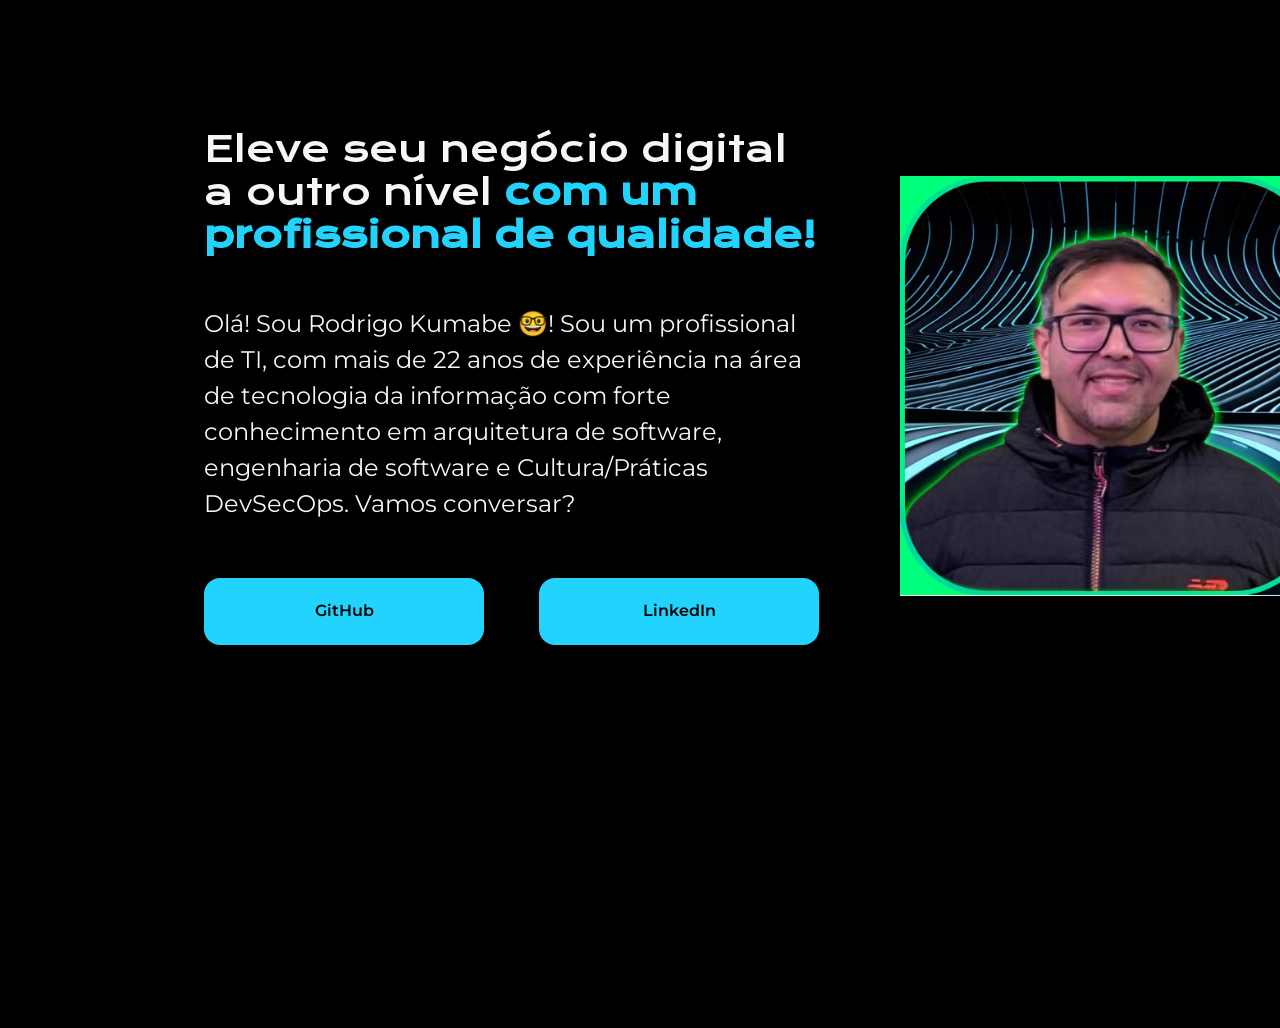
<file: index.html>
<!DOCTYPE html>
<html lang="pt-BR">

<head>
    <meta charset="UTF-8">
    <meta name="viewport" content="width=device-width, initial-scale=1.0">

    <title>Portfólio</title>
    <meta name="description"
        content="Profissional com mais de 22 anos de experiência em TI, arquitetura de software e cultura DevSecOps.">

    <!-- Open Graph para links em redes sociais e apps de mensagem -->
    <meta property="og:title" content="Rodrigo Kumabe | Engenharia de Software & DevSecOps">
    <meta property="og:description" content="Eleve seu negócio digital a outro nível com um profissional de qualidade.">
    <meta property="og:type" content="website">
    <meta property="og:url" content="https://www.kumabe.com.br">
    <meta property="og:image" content="./imgs/kumaber_2024.png">

    <link rel="icon" href="./imgs/favicon.ico" type="image/x-icon">

    <!-- Tipografia Inter -->
    <link rel="preconnect" href="https://fonts.googleapis.com">
    <link rel="preconnect" href="https://fonts.gstatic.com" crossorigin>
    <link href="https://fonts.googleapis.com/css2?family=Inter:wght@400;500;600;700;800&display=swap" rel="stylesheet">

    <link href="https://cdn.jsdelivr.net/npm/bootstrap@5.3.3/dist/css/bootstrap.min.css" rel="stylesheet"
        integrity="sha384-QWTKZyjpPEjISv5WaRU9OFeRpok6YctmYmDr5pNlyT2bRjXh0JMhjY6hW+ALEwIH" crossorigin="anonymous">
    <link rel="stylesheet" href="./css/main.css">
</head>

<body>
    <main class="container">
        <section class="container__content">
            <h1 class="container__content__title">
                Eleve seu negócio digital a outro nível
                <strong class="titulo-destaque">com um profissional de qualidade!</strong>
            </h1>
            <p class="container__content__paragraph">Olá! Sou Rodrigo Kumabe &#129299;! Sou um profissional de TI, com
                mais de
                22 anos de experiência na área de tecnologia da informação com forte conhecimento em arquitetura de
                software,
                engenharia de software e Cultura/Práticas DevSecOps. Vamos conversar?</p>
            <div class="container__content__links">
                <a href="https://www.github.com/rotoku/" class="container__content__links_link">GitHub</a>
                <a href="https://www.linkedin.com/in/bccd92741c8b7b202ae4da316e7a153a/"
                    class="container__content__links_link">LinkedIn</a>
            </div>
        </section>
        <!-- Bloco com fallback automático -->
        <picture>
            <source srcset="./imgs/kumaber_2024.avif" type="image/avif">
            <source srcset="./imgs/kumaber_2024.webp" type="image/webp">
            <img src="./imgs/kumaber_2024.png" alt="Foto de Rodrigo Kumabe" class="hero__image" loading="eager"
                width="420" height="420">
        </picture>
    </main>
    <footer></footer>
    <script src="https://cdn.jsdelivr.net/npm/bootstrap@5.3.3/dist/js/bootstrap.bundle.min.js"
        integrity="sha384-YvpcrYf0tY3lHB60NNkmXc5s9fDVZLESaAA55NDzOxhy9GkcIdsl7eN6jIeHz" crossorigin="anonymous"></script>
</body>

</html>
</file>
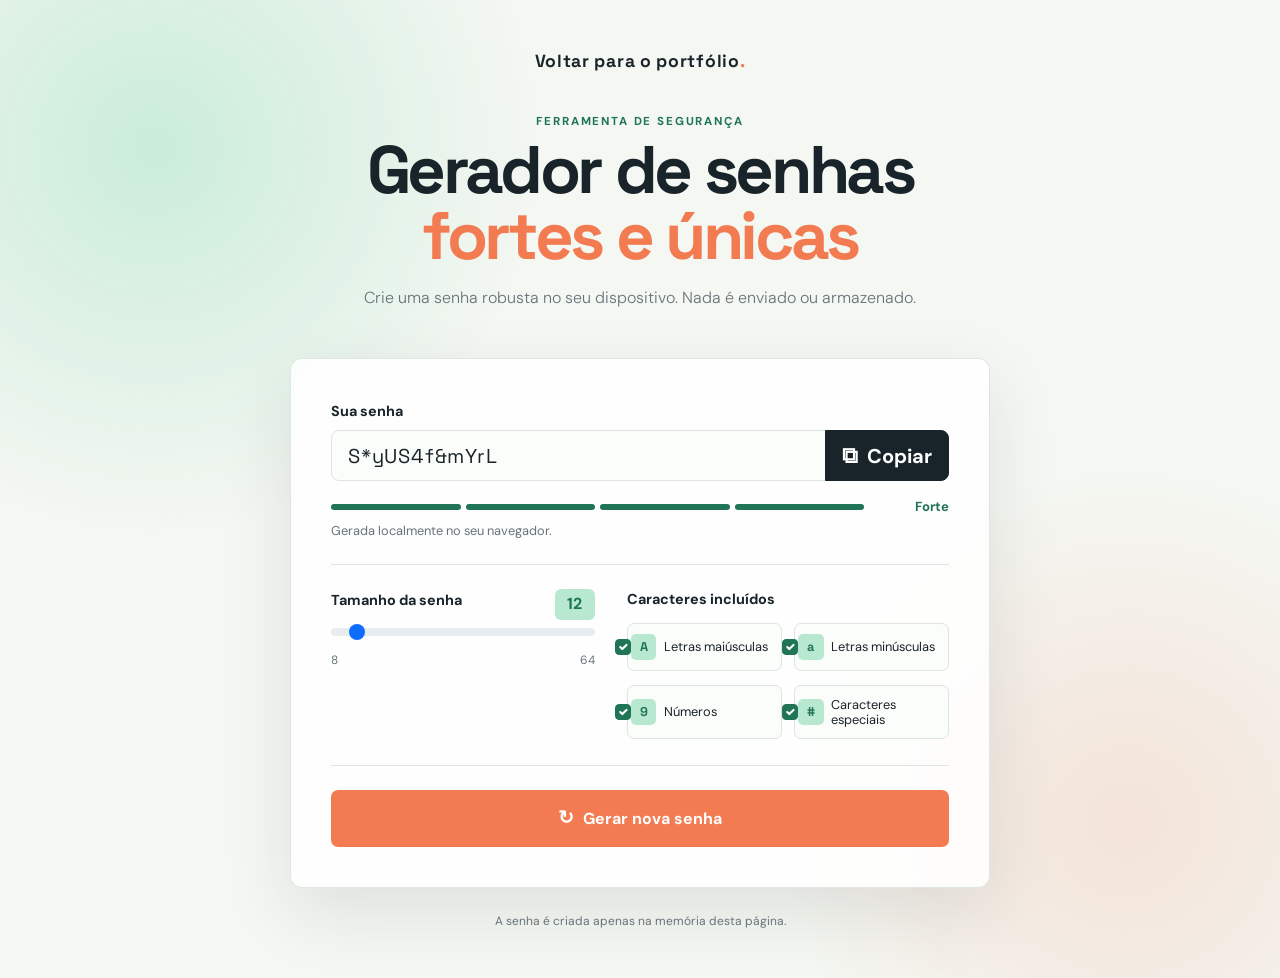
<file: senha.html>
<!DOCTYPE html>
<html lang="pt-BR">

<head>
    <meta charset="UTF-8">
    <meta name="viewport" content="width=device-width, initial-scale=1">
    <meta name="description" content="Gere senhas fortes e personalizadas diretamente no seu navegador.">
    <title>Gerador de Senhas Fortes</title>

    <link rel="preconnect" href="https://fonts.googleapis.com">
    <link rel="preconnect" href="https://fonts.gstatic.com" crossorigin>
    <link href="https://fonts.googleapis.com/css2?family=DM+Sans:wght@400;500;600;700&family=Space+Grotesk:wght@500;600;700&display=swap" rel="stylesheet">
    <link href="https://cdn.jsdelivr.net/npm/bootstrap@5.3.3/dist/css/bootstrap.min.css" rel="stylesheet"
        integrity="sha384-QWTKZyjpPEjISv5WaRU9OFeRpok6YctmYmDr5pNlyT2bRjXh0JMhjY6hW+ALEwIH" crossorigin="anonymous">
    <link rel="stylesheet" href="./css/password-generator.css">
</head>

<body>
    <main class="password-page">
        <div class="container py-4 py-md-5">
            <header class="page-header text-center mb-4 mb-md-5">
                <a class="brand-mark" href="./index.html" aria-label="Voltar para o portfólio">Voltar para o portfólio<span>.</span></a>
                <p class="eyebrow mb-2">FERRAMENTA DE SEGURANÇA</p>
                <h1>Gerador de senhas<br><span>fortes e únicas</span></h1>
                <p class="lead page-intro mb-0">Crie uma senha robusta no seu dispositivo. Nada é enviado ou armazenado.</p>
            </header>

            <section class="generator-panel mx-auto" aria-labelledby="generator-title">
                <h2 id="generator-title" class="visually-hidden">Configurações do gerador de senhas</h2>

                <div class="password-output mb-4">
                    <label for="password-output" class="form-label output-label">Sua senha</label>
                    <div class="input-group input-group-lg">
                        <input id="password-output" class="form-control password-field" type="text" readonly
                            aria-describedby="password-status" spellcheck="false" autocomplete="off">
                        <button id="copy-button" class="btn btn-copy" type="button" aria-label="Copiar senha">
                            <span class="copy-icon" aria-hidden="true">⧉</span>
                            <span class="copy-label">Copiar</span>
                        </button>
                    </div>
                    <div class="strength-row mt-3">
                        <div class="strength-meter" aria-hidden="true">
                            <span class="strength-segment"></span>
                            <span class="strength-segment"></span>
                            <span class="strength-segment"></span>
                            <span class="strength-segment"></span>
                        </div>
                        <span id="strength-label" class="strength-label">Forte</span>
                    </div>
                    <p id="password-status" class="form-text status-message mb-0" aria-live="polite">Gerada localmente no seu navegador.</p>
                </div>

                <div class="settings-grid">
                    <div class="setting-block length-block">
                        <div class="setting-heading">
                            <label for="length-range" class="form-label">Tamanho da senha</label>
                            <output id="length-value" class="length-value" for="length-range">12</output>
                        </div>
                        <input id="length-range" class="form-range" type="range" min="8" max="64" value="12">
                        <div class="range-labels" aria-hidden="true"><span>8</span><span>64</span></div>
                    </div>

                    <fieldset class="setting-block options-block">
                        <legend class="form-label">Caracteres incluídos</legend>
                        <div class="options-list">
                            <div class="form-check option-item">
                                <input id="include-uppercase" class="form-check-input character-option" type="checkbox" checked>
                                <label class="form-check-label" for="include-uppercase"><span class="option-symbol">A</span> Letras maiúsculas</label>
                            </div>
                            <div class="form-check option-item">
                                <input id="include-lowercase" class="form-check-input character-option" type="checkbox" checked>
                                <label class="form-check-label" for="include-lowercase"><span class="option-symbol">a</span> Letras minúsculas</label>
                            </div>
                            <div class="form-check option-item">
                                <input id="include-numbers" class="form-check-input character-option" type="checkbox" checked>
                                <label class="form-check-label" for="include-numbers"><span class="option-symbol">9</span> Números</label>
                            </div>
                            <div class="form-check option-item">
                                <input id="include-special" class="form-check-input character-option" type="checkbox" checked>
                                <label class="form-check-label" for="include-special"><span class="option-symbol">#</span> Caracteres especiais</label>
                            </div>
                        </div>
                    </fieldset>
                </div>

                <div class="actions mt-4 pt-4">
                    <button id="generate-button" class="btn btn-generate w-100" type="button">
                        <span aria-hidden="true">↻</span> Gerar nova senha
                    </button>
                </div>
            </section>

            <footer class="page-footer text-center mt-4">
                <p class="mb-0">A senha é criada apenas na memória desta página.</p>
            </footer>
        </div>
    </main>

    <script src="./js/password-generator.js"></script>
    <script src="https://cdn.jsdelivr.net/npm/bootstrap@5.3.3/dist/js/bootstrap.bundle.min.js"
        integrity="sha384-YvpcrYf0tY3lHB60NNkmXc5s9fDVZLESaAA55NDzOxhy9GkcIdsl7eN6jIeHz" crossorigin="anonymous"></script>
</body>

</html>
</file>
<file: css/main.css>
@import url('https://fonts.googleapis.com/css2?family=Krona+One&family=Montserrat:wght@600&display=swap');

* {
    margin: 0;
    padding: 0;
}

body {
    height: 100vh;
    box-sizing: border-box;
    background-color: #000000;
    color: #F6F6F6;
}

.portfolio-navbar {
    padding: 1.25rem 7%;
    background-color: #000000;
}

.portfolio-navbar__inner {
    max-width: 1400px;
    margin-inline: auto;
}

.portfolio-navbar__brand {
    color: #F6F6F6;
    font-family: 'Krona One', sans-serif;
    font-size: 1.1rem;
}

.portfolio-navbar__brand span {
    color: #22D4FD;
}

.portfolio-navbar__brand:hover,
.portfolio-navbar__brand:focus,
.portfolio-navbar__link,
.portfolio-navbar__link:hover,
.portfolio-navbar__link:focus {
    color: #F6F6F6;
}

.portfolio-navbar__link {
    font-family: 'Montserrat', sans-serif;
    font-size: .9rem;
}

.portfolio-navbar__link:hover,
.portfolio-navbar__link.active {
    color: #22D4FD;
}

.portfolio-navbar__toggler {
    border-color: #22D4FD;
}

.portfolio-navbar__toggler:focus {
    box-shadow: 0 0 0 .2rem rgba(34, 212, 253, .25);
}

.portfolio-navbar__toggler .navbar-toggler-icon {
    filter: invert(1);
}

.titulo-destaque {
    color: #22D4FD;
}

.container {
    display: flex;
    align-items: center;
    justify-content: space-between;
    margin: 10% 15%;
}

.container__content {
    width: 615px;
    display: flex;
    flex-direction: column;
    gap: 40px;
}

.container__content__title {
    font-size: 36px;
    font-family: 'Krona One', sans-serif;
}

.container__content__paragraph {
    font-size: 24px;
    font-family: 'Montserrat', sans-serif;
}

.container__content__links {
    display: flex;
    justify-content: space-between;
}

.container__content__links_link {
    background-color: #22D4FD;
    font-style: normal;
    color: #000;
    width: 280px;
    text-align: center;
    border-radius: 16px;
    padding: 21.5px 0;
    text-decoration: none;
    font-family: 'Montserrat', sans-serif;
    font-weight: 600;
}

img {
    max-width: 800px;
    max-height: 600px;
}

@media (max-width: 991.98px) {
    .portfolio-navbar .navbar-collapse {
        padding-top: 1rem;
    }

    .portfolio-navbar__link {
        padding-block: .7rem;
    }
}
</file>
<file: css/password-generator.css>
:root {
    --ink: #19242a;
    --muted: #66747a;
    --paper: #f4f7f2;
    --panel: #ffffff;
    --line: #dce5df;
    --mint: #b8e8d0;
    --mint-deep: #207557;
    --orange: #f27b52;
    --orange-dark: #c9522d;
}

* {
    box-sizing: border-box;
}

body {
    margin: 0;
    color: var(--ink);
    background: var(--paper);
    font-family: "DM Sans", sans-serif;
}

.password-navbar {
    position: relative;
    z-index: 2;
    padding: 1.1rem 7%;
    border-bottom: 1px solid var(--line);
    background: rgba(244, 247, 242, .9);
}

.password-navbar__inner {
    max-width: 1400px;
    margin-inline: auto;
}

.password-navbar__brand {
    color: var(--ink);
    font-family: "Space Grotesk", sans-serif;
    font-weight: 700;
    letter-spacing: .04em;
}

.password-navbar__brand span {
    color: var(--orange);
}

.password-navbar__link {
    color: var(--ink);
    font-size: .9rem;
    font-weight: 600;
}

.password-navbar__link:hover,
.password-navbar__link:focus,
.password-navbar__link.active {
    color: var(--orange-dark);
}

.password-navbar__toggler {
    border-color: var(--ink);
}

.password-navbar__toggler:focus {
    box-shadow: 0 0 0 .2rem rgba(25, 36, 42, .18);
}

.password-navbar__toggler .navbar-toggler-icon {
    filter: brightness(0) saturate(100%);
}

@media (max-width: 991.98px) {
    .password-navbar .navbar-collapse {
        padding-top: 1rem;
    }

    .password-navbar__link {
        padding-block: .7rem;
    }
}

.password-page {
    min-height: 100vh;
    background: radial-gradient(circle at 12% 15%, rgba(184, 232, 208, .7), transparent 24rem),
        radial-gradient(circle at 88% 84%, rgba(242, 123, 82, .16), transparent 22rem);
}

.page-header {
    position: relative;
    max-width: 700px;
    margin-inline: auto;
}

.brand-mark {
    display: inline-block;
    margin-bottom: 2.4rem;
    color: var(--ink);
    font-family: "Space Grotesk", sans-serif;
    font-size: 1.1rem;
    font-weight: 700;
    letter-spacing: .04em;
    text-decoration: none;
}

.brand-mark span,
.page-header h1 span {
    color: var(--orange);
}

.eyebrow {
    color: var(--mint-deep);
    font-size: .72rem;
    font-weight: 700;
    letter-spacing: .16em;
}

.page-header h1 {
    margin-bottom: 1rem;
    font-family: "Space Grotesk", sans-serif;
    font-size: clamp(2.4rem, 6vw, 4.2rem);
    font-weight: 700;
    letter-spacing: -.05em;
    line-height: .98;
}

.page-intro {
    color: var(--muted);
    font-size: 1rem;
}

.generator-panel {
    width: 100%;
    max-width: 700px;
    margin-inline: auto;
    padding: clamp(1.25rem, 4vw, 2.5rem);
    border: 1px solid rgba(220, 229, 223, .9);
    border-radius: 12px;
    background: rgba(255, 255, 255, .88);
    box-shadow: 0 24px 70px rgba(25, 36, 42, .1);
}

.output-label,
.form-label,
.setting-heading label,
.options-block legend {
    color: var(--ink);
    font-size: .9rem;
    font-weight: 700;
}

.password-field {
    min-width: 0;
    border-color: var(--line);
    color: var(--ink);
    background: #fbfdfb;
    font-family: "Space Grotesk", monospace;
    font-size: clamp(1rem, 3vw, 1.25rem);
    letter-spacing: .04em;
}

.password-field:focus,
.form-range:focus,
.form-check-input:focus,
.btn:focus-visible {
    border-color: var(--mint-deep);
    box-shadow: 0 0 0 .25rem rgba(32, 117, 87, .18);
}

.btn-copy {
    border: 1px solid var(--ink);
    color: #fff;
    background: var(--ink);
    font-weight: 700;
}

.btn-copy:hover,
.btn-copy:active {
    color: #fff !important;
    background: #304047 !important;
    border-color: #304047 !important;
}

.copy-icon {
    margin-right: .25rem;
    font-size: 1.1em;
}

.strength-row {
    display: flex;
    align-items: center;
    gap: .8rem;
}

.strength-meter {
    display: flex;
    flex: 1;
    gap: .3rem;
    height: 6px;
}

.strength-segment {
    flex: 1;
    border-radius: 10px;
    background: #e5ebe7;
}

.strength-segment.active {
    background: var(--mint-deep);
}

.strength-segment.active.medium {
    background: #d49b35;
}

.strength-segment.active.weak {
    background: var(--orange);
}

.strength-label {
    min-width: 4.5rem;
    color: var(--mint-deep);
    font-size: .82rem;
    font-weight: 700;
    text-align: right;
}

.status-message {
    color: var(--muted);
    font-size: .8rem;
}

.settings-grid {
    display: grid;
    grid-template-columns: minmax(0, .9fr) minmax(0, 1.1fr);
    gap: 2rem;
    padding-top: 1.5rem;
    border-top: 1px solid var(--line);
}

.setting-heading {
    display: flex;
    align-items: center;
    justify-content: space-between;
}

.length-value {
    min-width: 2.5rem;
    padding: .2rem .5rem;
    border-radius: 6px;
    color: var(--mint-deep);
    background: var(--mint);
    font-weight: 700;
    text-align: center;
}

.form-range {
    accent-color: var(--mint-deep);
}

.range-labels {
    display: flex;
    justify-content: space-between;
    color: var(--muted);
    font-size: .75rem;
}

.options-block {
    margin: 0;
    padding: 0;
    border: 0;
}

.options-block legend {
    float: none;
    width: auto;
    margin-bottom: .75rem;
}

.options-list {
    display: grid;
    grid-template-columns: repeat(2, minmax(0, 1fr));
    gap: .75rem;
}

.option-item {
    display: flex;
    align-items: center;
    min-width: 0;
    padding: .65rem .7rem;
    border: 1px solid var(--line);
    border-radius: 7px;
    background: #fbfdfb;
}

.form-check-input {
    flex: 0 0 auto;
    margin-top: 0;
    border-color: #9caea4;
}

.form-check-input:checked {
    border-color: var(--mint-deep);
    background-color: var(--mint-deep);
}

.form-check-label {
    display: flex;
    align-items: center;
    gap: .45rem;
    min-width: 0;
    color: var(--ink);
    font-size: .8rem;
    line-height: 1.2;
}

.option-symbol {
    display: inline-grid;
    flex: 0 0 auto;
    width: 1.6rem;
    height: 1.6rem;
    place-items: center;
    border-radius: 5px;
    color: var(--mint-deep);
    background: var(--mint);
    font-family: "Space Grotesk", sans-serif;
    font-weight: 700;
}

.actions {
    border-top: 1px solid var(--line);
}

.btn-generate {
    padding: .9rem 1.2rem;
    border: 0;
    border-radius: 7px;
    color: #fff;
    background: var(--orange);
    font-weight: 700;
    transition: background-color .2s ease, transform .2s ease;
}

.btn-generate:hover,
.btn-generate:active {
    color: #fff !important;
    background: var(--orange-dark) !important;
    transform: translateY(-1px);
}

.btn-generate span {
    display: inline-block;
    margin-right: .3rem;
    font-size: 1.2em;
}

.page-footer {
    color: var(--muted);
    font-size: .75rem;
}

@media (max-width: 575.98px) {
    .generator-panel {
        padding: 1.15rem;
    }

    .input-group {
        flex-wrap: wrap;
    }

    .password-field {
        flex: 1 0 100%;
        width: 100%;
        border-radius: 7px 7px 0 0 !important;
    }

    .btn-copy {
        width: 100%;
        border-radius: 0 0 7px 7px !important;
    }

    .settings-grid,
    .options-list {
        grid-template-columns: 1fr;
    }

    .settings-grid {
        gap: 1.5rem;
    }
}
</file>
